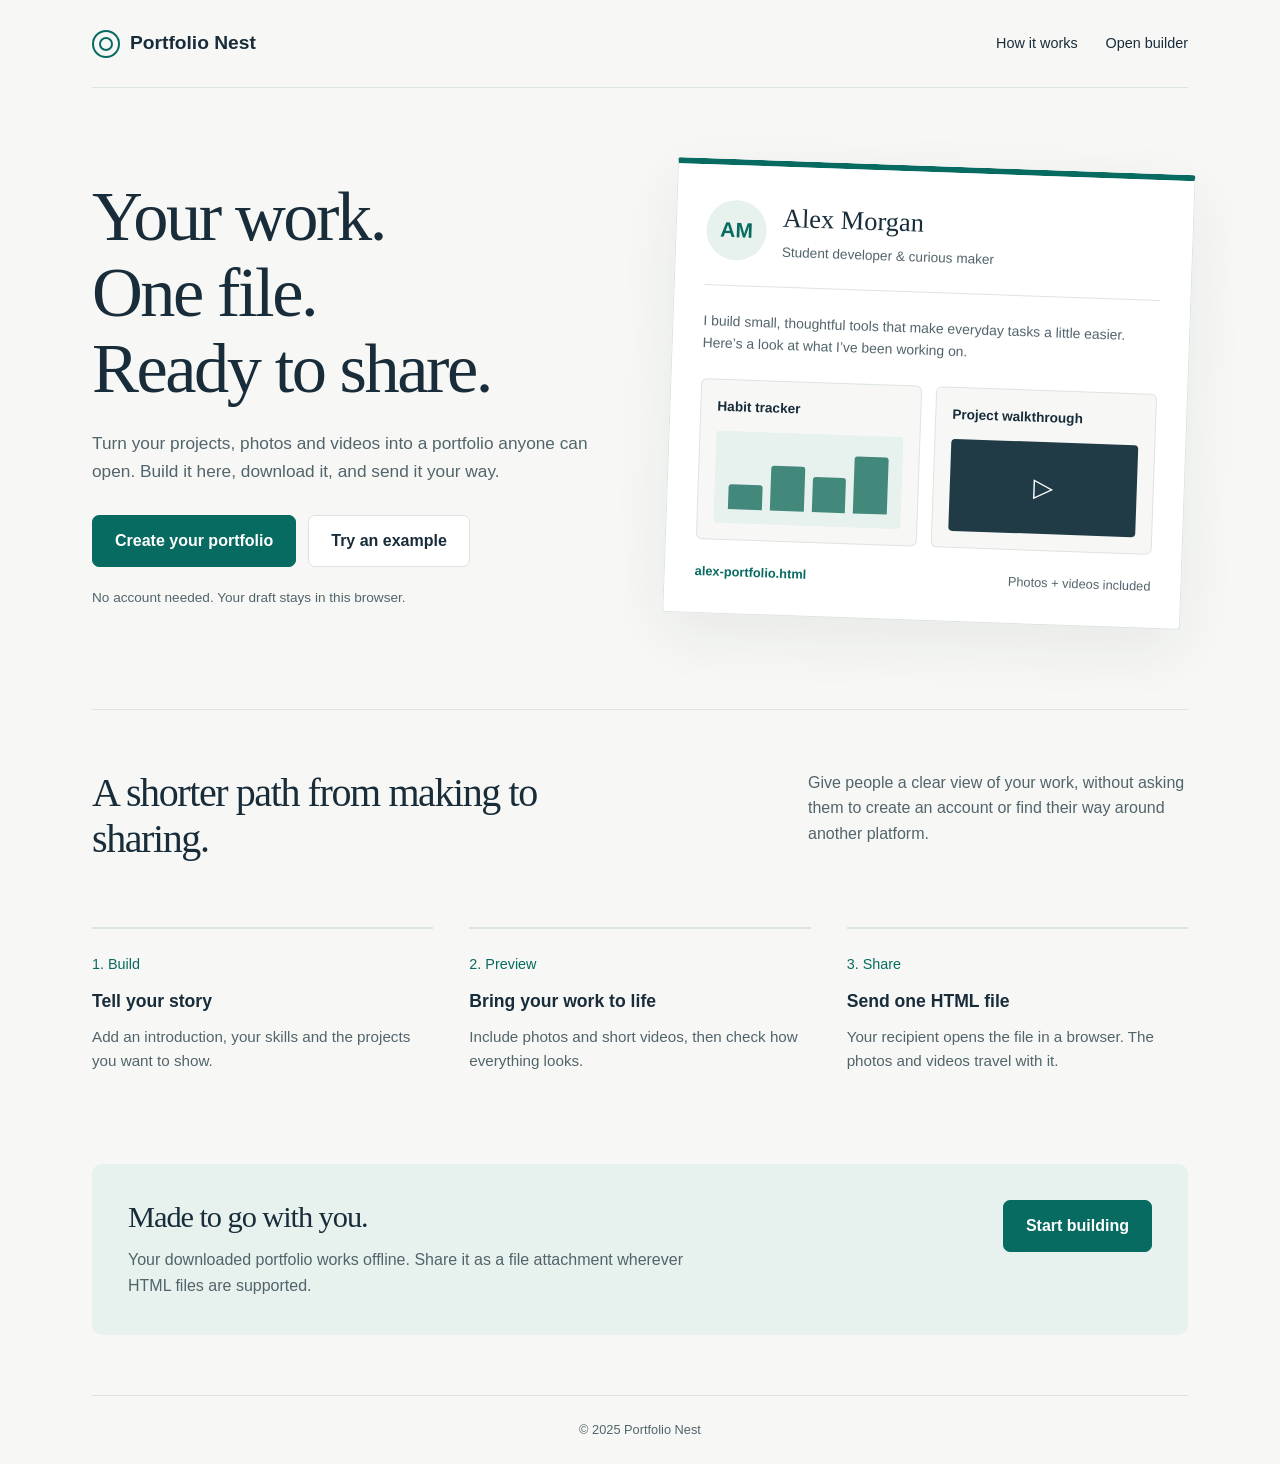
<file: index.html>
<!DOCTYPE html>
<html lang="en"><head><meta charset="UTF-8"><meta name="viewport" content="width=device-width,initial-scale=1"><meta name="description" content="Build a portfolio with your projects, photos and videos. Download one HTML file and share it without accounts or sign-ins."><title>Portfolio Nest — Your work, ready to share</title><link rel="stylesheet" href="styles.css"></head>
<body><div class="shell">
<nav class="nav" aria-label="Main navigation"><a class="brand" href="index.html"><span class="brand-mark" aria-hidden="true"></span>Portfolio Nest</a><div class="nav-links"><a class="desktop-link" href="#how">How it works</a><a href="builder.html">Open builder</a></div></nav>
<main><section class="hero"><div class="hero-copy"><h1>Your work.<br>One file.<br>Ready to share.</h1><p>Turn your projects, photos and videos into a portfolio anyone can open. Build it here, download it, and send it your way.</p><div class="hero-actions"><a class="btn" href="builder.html">Create your portfolio</a><a class="btn secondary" href="builder.html?demo=1">Try an example</a></div><p class="hero-note">No account needed. Your draft stays in this browser.</p></div>
<div class="folio-demo" aria-label="Illustrative portfolio showing project images and a video"><div class="demo-top"><div class="demo-avatar">AM</div><div><h3>Alex Morgan</h3><p>Student developer & curious maker</p></div></div><p class="demo-intro">I build small, thoughtful tools that make everyday tasks a little easier. Here’s a look at what I’ve been working on.</p><div class="demo-projects"><div class="demo-project"><strong>Habit tracker</strong><div class="demo-graphic" aria-hidden="true"><i></i><i></i><i></i><i></i></div></div><div class="demo-project"><strong>Project walkthrough</strong><div class="demo-video" aria-hidden="true">▷</div></div></div><div class="file-strip"><span class="file-name">alex-portfolio.html</span><span>Photos + videos included</span></div></div></section>
<section id="how" class="how"><div class="how-head"><h2>A shorter path from making to sharing.</h2><p>Give people a clear view of your work, without asking them to create an account or find their way around another platform.</p></div><div class="steps"><div class="step"><span>1. Build</span><h3>Tell your story</h3><p>Add an introduction, your skills and the projects you want to show.</p></div><div class="step"><span>2. Preview</span><h3>Bring your work to life</h3><p>Include photos and short videos, then check how everything looks.</p></div><div class="step"><span>3. Share</span><h3>Send one HTML file</h3><p>Your recipient opens the file in a browser. The photos and videos travel with it.</p></div></div></section>
<section class="share-panel"><div><h2>Made to go with you.</h2><p>Your downloaded portfolio works offline. Share it as a file attachment wherever HTML files are supported.</p></div><div><a class="btn" href="builder.html">Start building</a></div></section></main>
<footer class="site-footer">
  <span>© 2025 Portfolio Nest</span>
</footer></div></body></html>
</file>
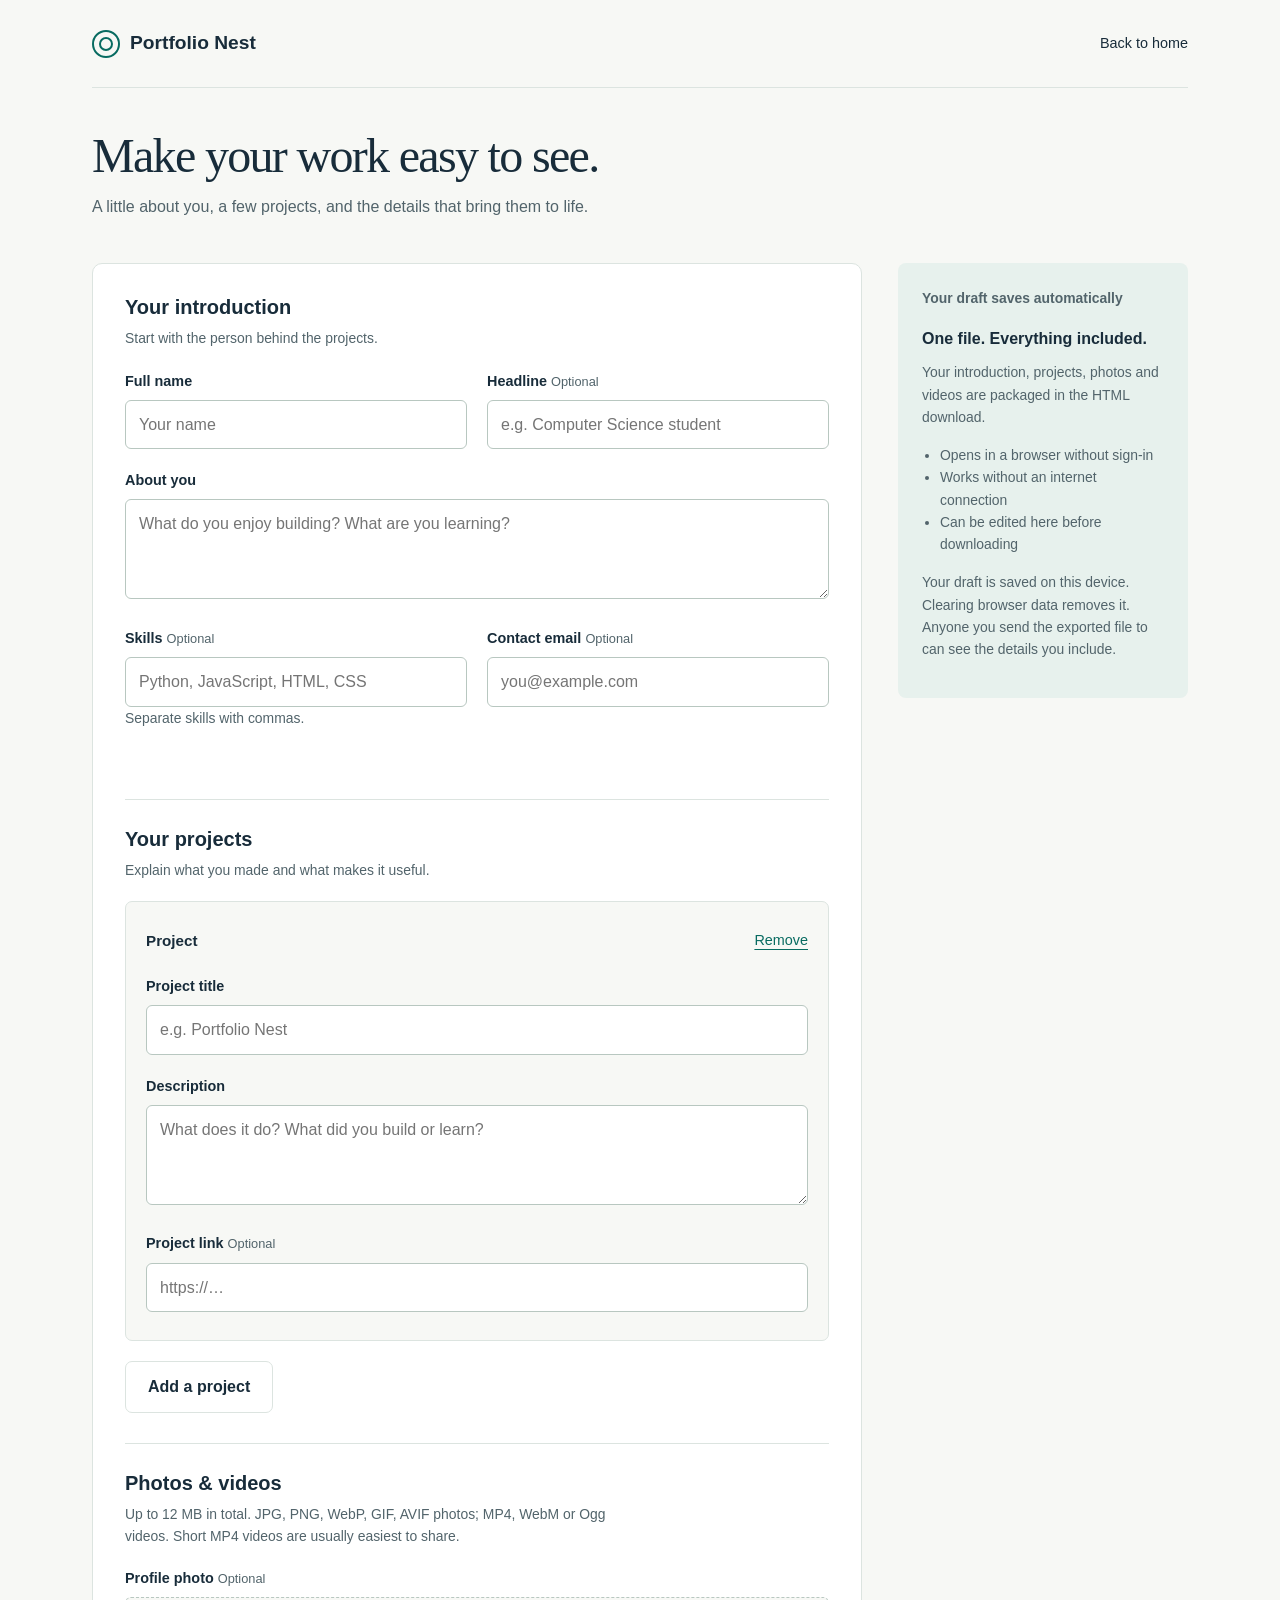
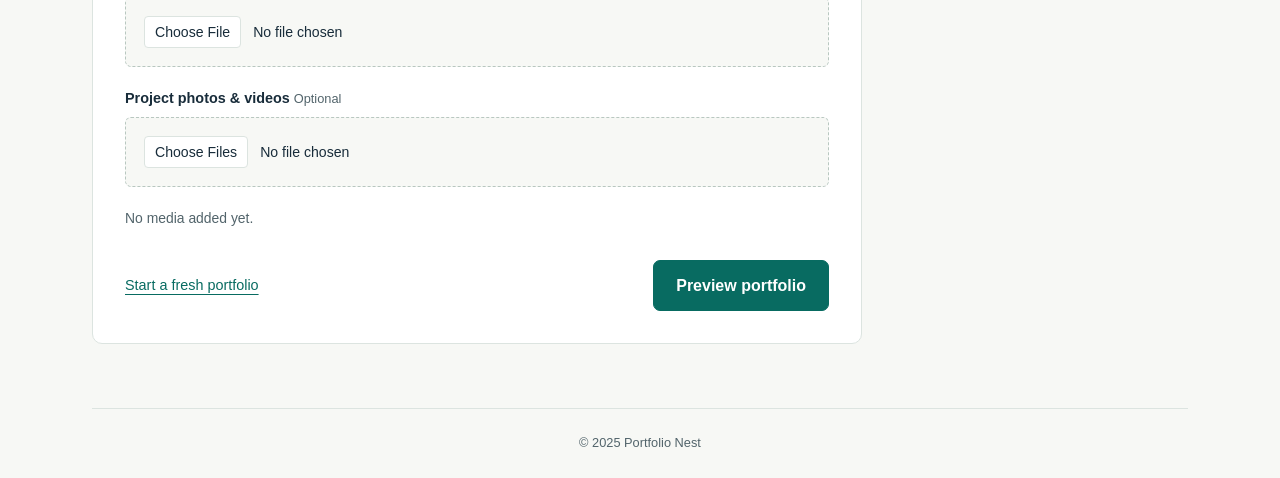
<file: builder.html>
<!DOCTYPE html><html lang="en"><head><meta charset="UTF-8"><meta name="viewport" content="width=device-width,initial-scale=1"><title>Build your portfolio — Portfolio Nest</title><link rel="stylesheet" href="styles.css"><script defer src="core.js"></script><script defer src="storage.js"></script><script defer src="builder.js"></script></head>
<body><div class="shell"><nav class="nav" aria-label="Main navigation"><a class="brand" href="index.html"><span class="brand-mark" aria-hidden="true"></span>Portfolio Nest</a><div class="nav-links"><a href="index.html">Back to home</a></div></nav>
<main><header class="builder-heading"><h1>Make your work easy to see.</h1><p>A little about you, a few projects, and the details that bring them to life.</p></header><div class="builder-layout">
<form id="portfolioForm" class="form-panel"><div id="message" class="notice" role="alert" hidden></div>
<section class="form-section"><h2>Your introduction</h2><p class="help">Start with the person behind the projects.</p><div class="field-row"><div class="field"><label for="name">Full name</label><input id="name" name="name" autocomplete="name" maxlength="100" required placeholder="Your name"></div><div class="field"><label for="headline">Headline <span class="optional">Optional</span></label><input id="headline" name="headline" maxlength="180" placeholder="e.g. Computer Science student"></div></div><div class="field"><label for="bio">About you</label><textarea id="bio" name="bio" maxlength="3000" required placeholder="What do you enjoy building? What are you learning?"></textarea></div><div class="field-row"><div class="field"><label for="skills">Skills <span class="optional">Optional</span></label><input id="skills" name="skills" maxlength="500" placeholder="Python, JavaScript, HTML, CSS"><p class="help">Separate skills with commas.</p></div><div class="field"><label for="email">Contact email <span class="optional">Optional</span></label><input type="email" id="email" name="email" autocomplete="email" maxlength="254" placeholder="you@example.com"></div></div></section>
<section class="form-section"><h2>Your projects</h2><p class="help">Explain what you made and what makes it useful.</p><div id="projects"></div><button id="add-project" type="button" class="btn secondary">Add a project</button></section>
<section class="form-section"><h2>Photos & videos</h2><p class="help" id="media-help">Up to 12 MB in total. JPG, PNG, WebP, GIF, AVIF photos; MP4, WebM or Ogg videos. Short MP4 videos are usually easiest to share.</p><div class="field"><label for="photo">Profile photo <span class="optional">Optional</span></label><input id="photo" type="file" accept="image/jpeg,image/png,image/webp,image/gif,image/avif" aria-describedby="media-help"><ul id="photo-list" class="media-list"></ul></div><div class="field"><label for="projectMedia">Project photos & videos <span class="optional">Optional</span></label><input id="projectMedia" type="file" accept="image/jpeg,image/png,image/webp,image/gif,image/avif,video/mp4,video/webm,video/ogg" multiple aria-describedby="media-help"><ul id="media-list" class="media-list"></ul></div><p id="media-size" class="help">No media added yet.</p></section>
<div class="form-actions"><button id="reset" type="button" class="text-btn">Start a fresh portfolio</button><button id="preview-button" type="submit" class="btn">Preview portfolio</button></div></form>
<aside class="aside"><p id="save-status" class="save-status" role="status" aria-live="polite">Loading your draft…</p><h2>One file. Everything included.</h2><p>Your introduction, projects, photos and videos are packaged in the HTML download.</p><ul><li>Opens in a browser without sign-in</li><li>Works without an internet connection</li><li>Can be edited here before downloading</li></ul><p class="help-secondary">Your draft is saved on this device. Clearing browser data removes it. Anyone you send the exported file to can see the details you include.</p></aside>
</div></main><footer class="site-footer">
  <span>© 2025 Portfolio Nest</span>
</footer></div></body></html>
</file>
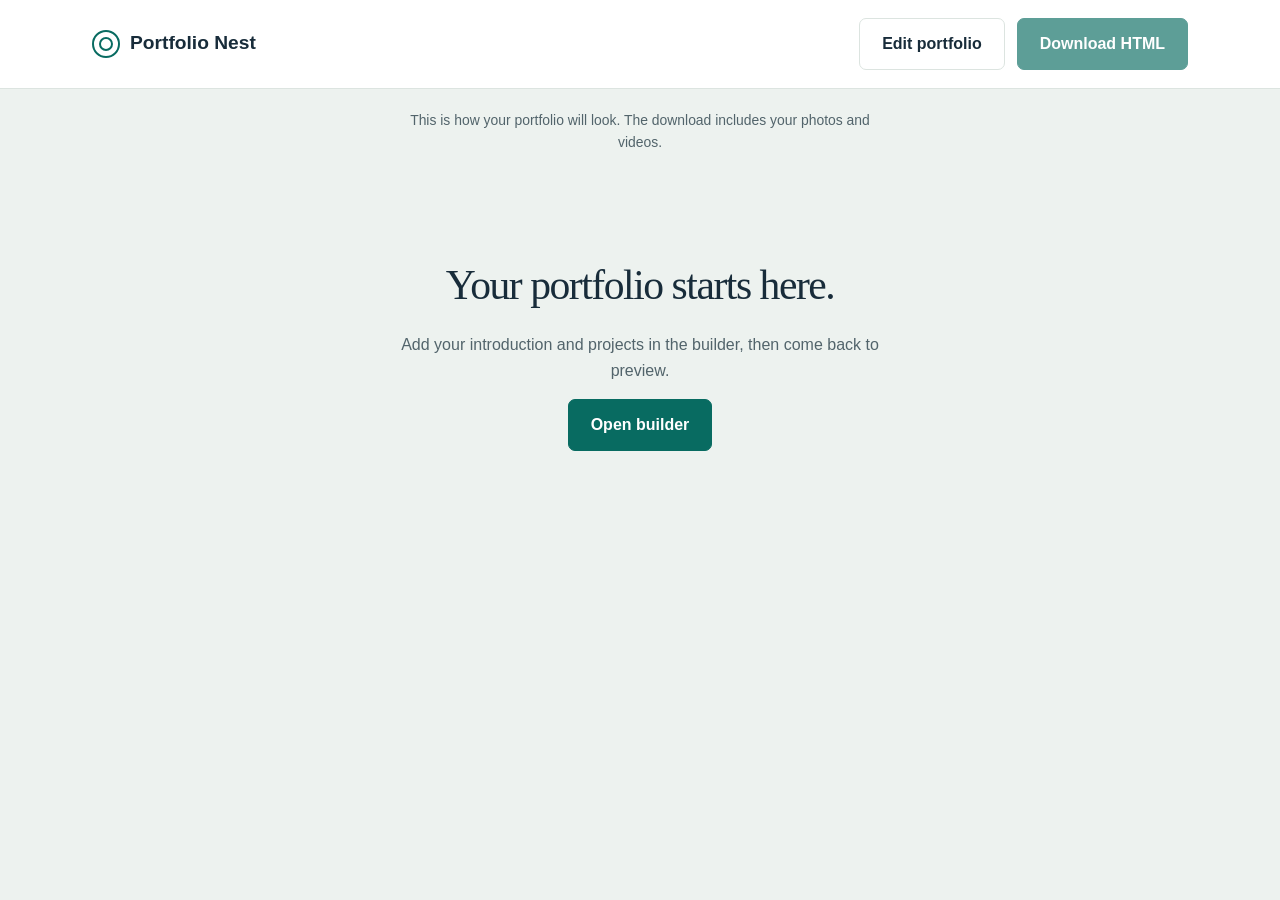
<file: preview.html>
<!DOCTYPE html><html lang="en"><head><meta charset="UTF-8"><meta name="viewport" content="width=device-width,initial-scale=1"><title>Preview your portfolio — Portfolio Nest</title><link rel="stylesheet" href="styles.css"><script defer src="core.js"></script><script defer src="storage.js"></script><script defer src="preview.js"></script></head>
<body class="preview-body"><header class="preview-toolbar"><div class="shell"><a class="brand" href="index.html"><span class="brand-mark" aria-hidden="true"></span>Portfolio Nest</a><nav class="toolbar-actions" aria-label="Portfolio actions"><a class="btn secondary" href="builder.html">Edit portfolio</a><button id="download" class="btn" disabled>Download HTML</button></nav></div></header><main><p class="preview-note">This is how your portfolio will look. The download includes your photos and videos.</p><div id="message" class="shell" role="status" aria-live="polite"></div><div id="portfolio-host"><div class="empty-state"><h1>Loading your portfolio…</h1></div></div></main></body></html>
</file>
<file: styles.css>
:root{--paper:#f7f8f5;--ink:#182c3a;--muted:#52646b;--teal:#086b61;--line:#dce4e0;--soft:#e7f1ed;--white:#fff}*{box-sizing:border-box}html{scroll-behavior:smooth}body{margin:0;color:var(--ink);background:var(--paper);font-family:Arial,Helvetica,sans-serif;line-height:1.6}a{color:var(--teal);text-underline-offset:4px}button,input,textarea{font:inherit}button,a,input,textarea{ -webkit-tap-highlight-color:transparent}button{cursor:pointer}a:focus-visible,button:focus-visible,input:focus-visible,textarea:focus-visible{outline:3px solid #0a8277;outline-offset:4px}button:disabled{cursor:wait;opacity:.65}h1,h2,h3,p{margin-top:0}p{max-width:67ch}h1,h2{font-family:Georgia,'Times New Roman',serif;font-weight:400;letter-spacing:-.035em}h1{font-size:clamp(2.8rem,5.5vw,4.5rem);line-height:1.08;margin-bottom:24px}h2{font-size:2.5rem;line-height:1.15}h3{font-size:1.1rem}.shell{max-width:1160px;margin:auto;padding:0 32px}.nav{min-height:88px;display:flex;align-items:center;justify-content:space-between;gap:16px;border-bottom:1px solid var(--line)}.brand{font-size:1.2rem;color:var(--ink);text-decoration:none;font-weight:700;display:flex;align-items:center;gap:10px}.brand-mark{width:28px;height:28px;border:2px solid var(--teal);border-radius:50%;display:grid;place-items:center}.brand-mark:after{content:'';height:10px;width:10px;border:2px solid var(--teal);border-radius:50%}.nav-links{display:flex;gap:28px;align-items:center}.nav-links a{font-size:.9rem;color:var(--ink);text-decoration:none}.btn{display:inline-flex;justify-content:center;align-items:center;padding:12px 22px;border-radius:7px;background:var(--teal);border:1px solid var(--teal);color:var(--white);font-weight:600;text-decoration:none;min-height:48px}.btn:hover{background:#07584f;border-color:#07584f}.btn.secondary{background:var(--white);color:var(--ink);border-color:var(--line)}.btn.secondary:hover{background:var(--soft)}.text-btn{border:0;background:transparent;color:var(--teal);padding:7px 0;text-decoration:underline;text-underline-offset:4px;font-size:.9rem}.hero{display:grid;grid-template-columns:1fr 1fr;gap:60px;align-items:center;padding:78px 0 88px}.hero-copy>p{font-size:1.08rem;color:var(--muted);margin-bottom:30px}.hero-actions{display:flex;flex-wrap:wrap;gap:12px}.hero-note{font-size:.85rem!important;margin:20px 0 0!important}.folio-demo{background:white;box-shadow:0 20px 60px #182c3a12;border:1px solid var(--line);border-top:6px solid var(--teal);border-radius:3px;padding:30px;transform:rotate(2deg);position:relative}.demo-top{display:flex;align-items:center;gap:16px;border-bottom:1px solid var(--line);padding-bottom:20px}.demo-avatar{width:60px;height:60px;border-radius:50%;background:var(--soft);color:var(--teal);display:grid;place-items:center;font-size:21px;font-weight:700}.folio-demo h3{font-family:Georgia,serif;font-size:1.65rem;font-weight:400;margin:0}.demo-top p{font-size:.85rem;color:var(--muted);margin:3px 0}.demo-intro{font-size:.87rem;color:var(--muted);margin:24px 0}.demo-projects{display:grid;grid-template-columns:1fr 1fr;gap:14px}.demo-project{background:var(--paper);border:1px solid var(--line);border-radius:6px;padding:16px;font-size:.85rem}.demo-project strong{display:block;margin-bottom:14px}.demo-graphic{height:92px;display:flex;gap:8px;align-items:end;padding:14px;background:var(--soft);border-radius:4px}.demo-graphic i{display:block;flex:1;background:#42887b;border-radius:3px 3px 0 0}.demo-graphic i:nth-child(1){height:40%}.demo-graphic i:nth-child(2){height:70%}.demo-graphic i:nth-child(3){height:55%}.demo-graphic i:nth-child(4){height:90%}.demo-video{height:92px;background:#203b46;border-radius:4px;display:grid;place-items:center;color:#fff;font-size:26px}.file-strip{display:flex;gap:12px;justify-content:space-between;align-items:center;font-size:.8rem;padding-top:22px;color:var(--muted)}.file-name{font-weight:700;color:var(--teal)}.how{padding:60px 0;border-top:1px solid var(--line)}.how-head{display:flex;justify-content:space-between;align-items:start;gap:36px;margin-bottom:32px}.how-head h2{max-width:450px}.how-head p{max-width:380px;color:var(--muted)}.steps{display:grid;grid-template-columns:repeat(3,1fr);gap:36px}.step{border-top:2px solid var(--line);padding-top:22px}.step span{color:var(--teal);font-size:.9rem}.step h3{margin:10px 0}.step p{font-size:.95rem;color:var(--muted)}.share-panel{display:flex;justify-content:space-between;gap:40px;background:var(--soft);border-radius:10px;padding:36px;margin:16px 0 60px}.share-panel h2{font-size:1.9rem;margin-bottom:12px}.share-panel p{margin:0;color:var(--muted)}
.site-footer {
  display: flex;
  flex-direction: column;
  align-items: center;
  justify-content: center;
  text-align: center;
  gap: 4px;
  border-top: 1px solid var(--line);
  padding: 24px 0;
  font-size: .8rem;
  color: var(--muted);
}
.builder-heading{padding:42px 0 20px}.builder-heading h1{font-size:3rem;margin-bottom:12px}.builder-heading p{color:var(--muted);margin:0}.builder-layout{display:grid;grid-template-columns:minmax(0,1fr) 290px;gap:36px;align-items:start;margin:24px 0 64px}.form-panel{background:#fff;border:1px solid var(--line);border-radius:10px;padding:32px}.form-section+.form-section{border-top:1px solid var(--line);margin-top:30px;padding-top:28px}.form-section h2{font-family:Arial,sans-serif;font-size:1.25rem;font-weight:700;letter-spacing:0;margin-bottom:8px}.help{color:var(--muted);font-size:.87rem;margin-bottom:20px}.field{margin-bottom:20px}.field label{font-size:.9rem;font-weight:600;display:block;margin-bottom:7px}.optional{color:var(--muted);font-weight:400;font-size:.8rem}input:not([type=file]),textarea{width:100%;padding:11px 13px;border:1px solid #b8c7c0;border-radius:6px;background:#fff;color:var(--ink)}textarea{resize:vertical;min-height:100px}input[type=file]{width:100%;font-size:.88rem;border:1px dashed #b8c7c0;background:var(--paper);padding:18px;border-radius:6px}input[type=file]::file-selector-button{padding:7px 10px;background:#fff;border:1px solid var(--line);border-radius:4px;color:var(--ink);margin-right:12px}.field-row{display:grid;grid-template-columns:1fr 1fr;gap:20px}.project-editor{padding:20px;background:var(--paper);border:1px solid var(--line);border-radius:7px;margin:20px 0}.project-editor .field:last-of-type{margin-bottom:8px}.project-heading{display:flex;justify-content:space-between;align-items:center;margin-bottom:16px}.project-heading h3{margin:0;font-size:.95rem}.media-list{padding:0;list-style:none}.media-list li{display:flex;gap:12px;justify-content:space-between;align-items:center;padding:10px 0;border-bottom:1px solid var(--line);font-size:.87rem}.media-list span{overflow-wrap:anywhere}.form-actions{display:flex;justify-content:space-between;gap:16px;align-items:center;margin-top:30px}.aside{position:sticky;top:24px;padding:24px;background:var(--soft);border-radius:8px}.aside h2{font-family:Arial,sans-serif;font-size:1rem;letter-spacing:0;font-weight:700}.aside p,.aside li{font-size:.87rem;color:var(--muted)}.aside ul{padding-left:18px}.save-status{font-size:.84rem;font-weight:600;min-height:1.6em;color:var(--teal);margin-bottom:20px}.notice{font-size:.88rem;padding:12px 16px;background:#e7f1ed;border-radius:6px;margin:16px 0}.notice.error{color:#852f2a;background:#fff0ed;border:1px solid #e8b7b0}.notice[hidden]{display:none}.preview-toolbar{background:#fff;border-bottom:1px solid var(--line)}.preview-toolbar .shell{padding-top:18px;padding-bottom:18px;display:flex;gap:20px;justify-content:space-between;align-items:center}.toolbar-actions{display:flex;gap:12px;align-items:center}.preview-note{font-size:.87rem;color:var(--muted);margin:20px auto;text-align:center;padding:0 20px}.empty-state{text-align:center;max-width:600px;margin:80px auto;padding:30px}.empty-state h1{font-size:2.6rem}.empty-state p{color:var(--muted)}.preview-body{background:#edf2ef}.preview-body #portfolio-host{padding-bottom:32px} @media(max-width:850px){.hero{gap:30px}.builder-layout{grid-template-columns:1fr}.aside{position:static;order:-1}.aside ul,.aside .help-secondary{display:none}.aside{padding:18px 22px}.save-status{margin-bottom:6px}.builder-heading{padding-top:30px}} @media(max-width:640px){.shell{padding:0 20px}.nav{min-height:76px}.nav-links{gap:16px}.nav-links .desktop-link{display:none}.hero{grid-template-columns:1fr;padding:42px 0 52px;gap:38px}.hero h1{font-size:3rem;max-width:10ch}.folio-demo{transform:none;padding:22px}.how{padding:40px 0}.how-head{display:block}.how h2{font-size:2rem}.steps{grid-template-columns:1fr;gap:12px}.share-panel{display:block;padding:25px;margin-bottom:36px}.share-panel .btn{margin-top:22px}.site-footer{display:block}.site-footer span{display:block;margin-bottom:4px}.builder-heading h1{font-size:2.4rem}.form-panel{padding:22px}.field-row{grid-template-columns:1fr;gap:0}.form-actions{align-items:stretch;flex-direction:column-reverse}.preview-toolbar .shell{align-items:flex-start;flex-direction:column}.toolbar-actions{width:100%}.toolbar-actions .btn{flex:1;font-size:.87rem;padding:10px}.preview-body #portfolio-host{padding-bottom:0}.file-strip{font-size:.73rem}}@media(prefers-reduced-motion:reduce){html{scroll-behavior:auto}}
</file>
